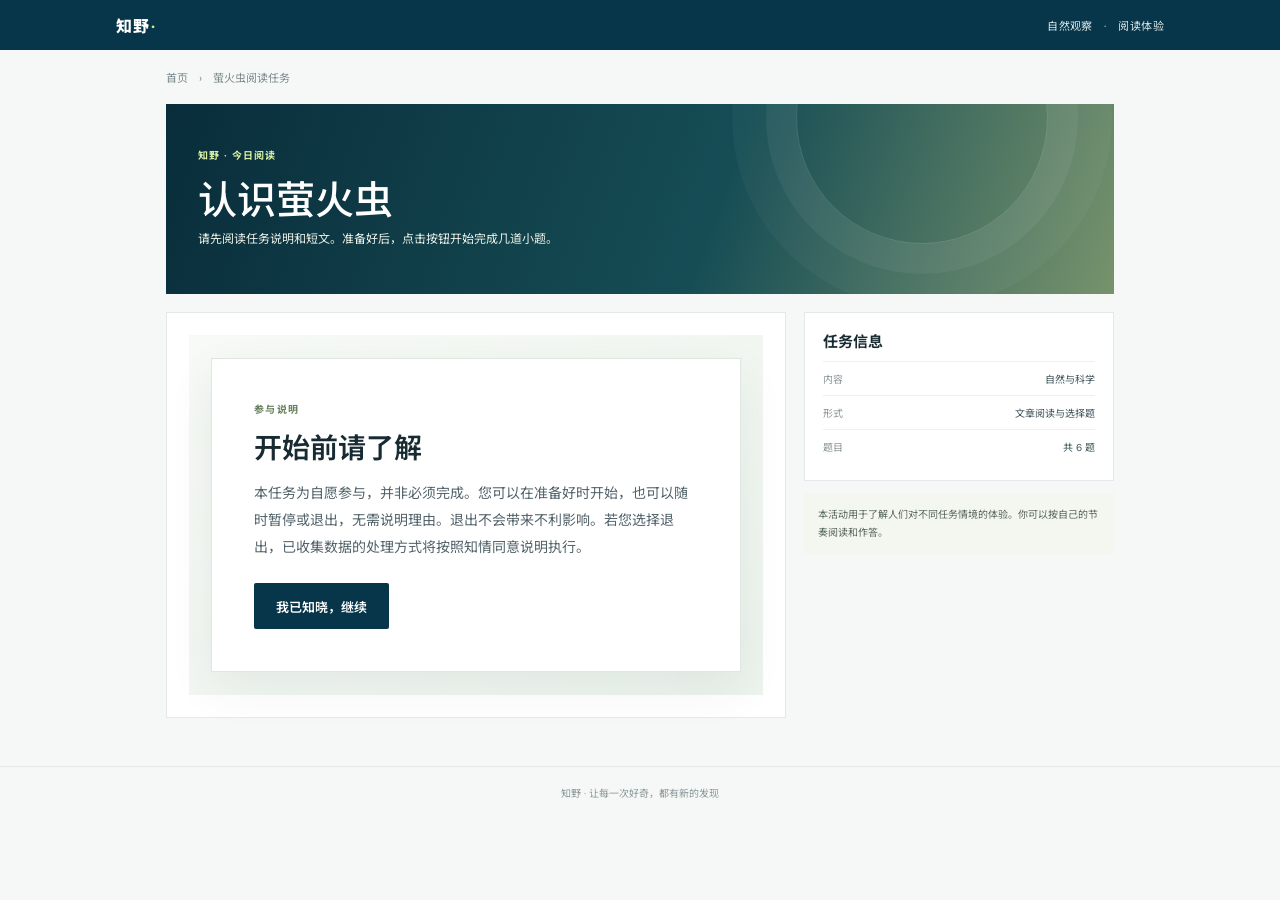
<file: index.html>
<!doctype html><html lang="zh-CN" data-condition="V_HIGH" data-scenario="完成任务后，系统会为你生成一张可保存的萤火虫观察知识卡，整理短文中的要点，供之后了解或观察萤火虫时参考。"><head><meta charset="utf-8"><meta name="viewport" content="width=device-width,initial-scale=1"><meta name="theme-color" content="#07364b"><title>知野｜萤火虫阅读任务</title><link rel="stylesheet" href="styles.css"><script src="demo.js" defer></script></head><body class="theme-value-high" data-condition="V_HIGH" data-scenario="完成任务后，系统会为你生成一张可保存的萤火虫观察知识卡，整理短文中的要点，供之后了解或观察萤火虫时参考。"><header class="top"><nav class="nav"><a class="brand" href="index.html">知野<span>·</span></a><span class="nav-note">自然观察　·　阅读体验</span></nav></header><main class="wrap"><div class="crumb">首页　›　萤火虫阅读任务</div><section class="hero condition-landing" data-aoi="hero"><div class="hero-copy"><div class="eyebrow">知野 · 今日阅读</div><h1>认识萤火虫</h1><p>请先阅读任务说明和短文。准备好后，点击按钮开始完成几道小题。</p></div></section><div class="layout"><section class="panel main-panel"><div class="screen active participation-screen" id="participation" data-aoi="participation-notice"><div class="participation-box" role="dialog" aria-labelledby="participation-title" aria-describedby="participation-copy"><div class="eyebrow">参与说明</div><h2 id="participation-title">开始前请了解</h2><p id="participation-copy">本任务为自愿参与，并非必须完成。您可以在准备好时开始，也可以随时暂停或退出，无需说明理由。退出不会带来不利影响。若您选择退出，已收集数据的处理方式将按照知情同意说明执行。</p><button class="primary" id="acknowledgement-button" type="button">我已知晓，继续</button></div></div><div class="screen condition-card" id="intro" data-aoi="scenario"><div class="panel-head"><h2>萤火虫阅读任务</h2></div><div class="scenario"><span class="scenario-mark" aria-hidden="true">✦</span><div id="scenario-copy"></div></div><div class="controls" data-aoi="start-task"><button class="primary" id="start-button" type="button">开始阅读　→</button><span class="hint">请按自己的节奏进行</span></div></div><div class="screen" id="reading" data-aoi="reading-stage"><div class="panel-head"><h2>请先阅读短文</h2><span class="small-label">阅读材料</span></div><div class="reading" data-aoi="reading-material"><div class="reading-label">科普文章</div><p>在夜间生境中，萤类生物所释放的光信号并非一般性的视觉刺激，而是一类依托生物发光机制实现的种内通讯模态。其发光结构为腹部特化发光器，发光现象的发生位点集中于成虫腹部这一特化结构。该发光过程的能量释放不依赖热辐射，而属于内源生化反应驱动的冷光发射：由体内底物参与的酶促生化反应驱动光子释放，因而其光输出具有低热负荷特征。就机制层面而言，萤类冷光发射的关键在于体内底物与酶促反应体系的耦合，而非通过热辐射途径释放能量；这一特征也使发光信号能够在夜间低照度环境中被用于通讯而不必然伴随显著热耗散。</p><p>不同物种在长期演化过程中，形成了具备种间差异性的闪光时序模式，也就是通讯编码：物种特异性闪光时序节律。闪光的持续时长、间隔周期、脉冲排布共同构成编码信息的信号集，承担种内识别、求偶等核心通讯功能。换言之，萤类闪光并非单一“亮—灭”事件，而是由时间维度上的持续、间隔与脉冲组合形成的节律性信号结构；不同物种的节律差异构成种间可区分的通讯编码基础。对同种个体而言，这类编码有助于在夜间环境中完成识别与求偶等信息交换。</p><p>当个体的感光系统接收到同类的闪光刺激后，可触发对应的发光应答行为，即交互模式：个体间的光信号应答反馈，以此完成双向的信息交互，形成低照度夜间环境下稳定的信号反馈链路。这里的交互模式强调“接收—应答—反馈”的闭环过程：同类闪光刺激进入感光系统后，个体以相应发光行为作出回应，从而使信号在个体间形成时序匹配的反馈关系。该过程不同于单向发光展示，而是双向通讯链条的一部分。</p><p>在野外观测过程中，观测者可系统性记录三项核心变量：其一为发光位点的空间位置，验证光源是否稳定出自腹部特化发光器；其二为闪光节律特征，记录物种特异性闪光时序节律，判别脉冲序列是否呈现稳定重复的周期性；其三为信号的应答事件，追踪周边是否存在其他个体，产生时序匹配的光信号应答反馈。三项变量分别对应发光位点、节律编码与交互应答三个层面，在记录中不宜相互替代或混同。依托上述观测维度，能够对萤类冷光发射的生化基础与通讯行为形成连贯的记录与分析，并据此区分发光机制、节律编码与个体间应答反馈的不同证据层次。</p></div><div class="preview-note"><strong>阅读提示</strong>请阅读短文，接下来根据文中内容完成 6 道选择题。</div><div class="controls"><button class="primary" id="continue-to-questions" type="button">我已阅读，开始选择题　→</button></div></div><div class="screen" id="task" data-aoi="task-question"><div class="task-top"><span id="question-count">第 1 题，共 6 题</span><span>萤火虫小知识</span><button class="review-article" id="review-article" type="button">↶ 返回文章</button></div><div class="progress" aria-hidden="true"><span id="progress-bar"></span></div><h2 class="question" id="question-text"></h2><div class="choices" id="choices"></div><p class="answer-feedback" id="answer-feedback" aria-live="polite"></p><div class="controls"><button class="primary" id="submit-answer" type="button" disabled>提交本题</button></div></div><div class="screen" id="complete" data-aoi="task-completion"><div class="finish-mark" aria-hidden="true">✓</div><div class="eyebrow">阅读任务</div><h2 class="panel-head" style="margin:8px 0"><span>本次任务已完成</span></h2><p class="score" id="final-score"></p><div id="outcome"></div><button class="primary" id="finish-button" type="button">完成</button></div></section><aside class="side"><section class="panel side-card"><h3>任务信息</h3><div class="meta"><span>内容</span><span>自然与科学</span></div><div class="meta"><span>形式</span><span>文章阅读与选择题</span></div><div class="meta"><span>题目</span><span>共 6 题</span></div></section><div class="notice">本活动用于了解人们对不同任务情境的体验。你可以按自己的节奏阅读和作答。</div></aside></div></main><footer class="footer">知野 · 让每一次好奇，都有新的发现</footer></body></html>
</file>
<file: styles.css>
@import url('https://fonts.googleapis.com/css2?family=DM+Sans:wght@400;500;600;700&family=Noto+Sans+SC:wght@400;500;600;700;800&display=swap');
:root{--ink:#182a32;--muted:#718087;--blue:#07364b;--line:#e3e9e8;--paper:#fff;--wash:#f5f8f6;--accent:#d1ef87;--green:#54724e;--serif:Georgia,'Noto Sans SC',sans-serif}
*{box-sizing:border-box}body{margin:0;background:var(--wash);color:var(--ink);font-family:'DM Sans','Noto Sans SC',sans-serif}button,a{font:inherit}.top{background:var(--blue);color:white}.nav{height:50px;max-width:1100px;margin:auto;padding:0 26px;display:flex;align-items:center;justify-content:space-between}.brand{color:#fff;text-decoration:none;font-size:16px;font-weight:800;letter-spacing:.08em}.brand span{color:var(--accent)}.nav-note{font-size:11px;color:#dce7e5;letter-spacing:.04em}.wrap{max-width:1000px;margin:auto;padding:0 26px}.crumb{padding:19px 0;color:#7b898c;font-size:11px}.hero{position:relative;overflow:hidden;min-height:190px;padding:29px 32px;display:flex;align-items:center;color:#fff;background:linear-gradient(110deg,#092d3a,#164d55 58%,#77936c)}.hero:after{content:"";position:absolute;width:250px;height:250px;border:1px solid #ffffff25;border-radius:50%;right:7%;top:-112px;box-shadow:0 0 0 30px #ffffff0d,0 0 0 64px #ffffff08}.hero-copy{position:relative;z-index:1;max-width:600px}.eyebrow{font-size:10px;font-weight:700;letter-spacing:.13em;text-transform:uppercase;color:#d9f0a4}.hero h1{font-family:var(--serif);font-size:clamp(27px,4vw,39px);font-weight:500;line-height:1.2;margin:12px 0 8px}.hero p{font-size:12px;line-height:1.8;color:#edf2e9;margin:0;max-width:560px}.layout{display:grid;grid-template-columns:minmax(0,1.4fr) minmax(230px,.7fr);gap:18px;padding:18px 0 48px;align-items:start}.panel{background:var(--paper);border:1px solid var(--line)}.main-panel{padding:22px}.panel-head{display:flex;justify-content:space-between;align-items:center;gap:12px;margin-bottom:16px}.panel-head h2{font-family:var(--serif);font-size:19px;font-weight:600;margin:0}.small-label{font-size:10px;color:#7d898b;white-space:nowrap}.scenario{display:flex;gap:14px;align-items:flex-start;padding:15px 16px;border-left:3px solid #789568;background:#f3f7ed;color:#405259;font-size:13px;line-height:1.8;margin-bottom:16px;min-height:86px}.scenario-mark{width:28px;height:28px;flex:none;border-radius:50%;display:grid;place-items:center;background:#e4edd9;color:#56734d;font-size:13px}.reading{padding:18px;border:1px solid var(--line);background:white;min-height:205px}.reading-label{font-size:9px;color:#708078;font-weight:700;letter-spacing:.12em;margin-bottom:8px}.reading h3{font-family:var(--serif);font-size:17px;line-height:1.45;margin:0 0 9px}.reading p{font-family:var(--serif);font-size:12px;line-height:1.9;color:#52646a;margin:0}.reading p+p{margin-top:8px}.preview-note{margin-top:14px;padding:12px 14px;border:1px solid #e8ede6;background:#fafbf8;color:#66746b;font-size:11px;line-height:1.7;min-height:56px}.preview-note strong{display:block;color:#486146;font-size:10px;margin-bottom:2px}.controls{display:flex;align-items:center;gap:12px;flex-wrap:wrap;margin-top:18px}.primary{border:0;border-radius:2px;background:var(--blue);color:white;padding:12px 18px;font-size:12px;font-weight:600;cursor:pointer;transition:transform .18s,background .18s}.primary:hover{transform:translateY(-1px);background:#145066}.primary:focus-visible,.choice:focus-visible,.menu-link:focus-visible{outline:3px solid #9cba60;outline-offset:3px}.hint{font-size:10px;color:#8a9698}.side{display:grid;gap:12px}.side-card{padding:17px 18px}.side-card h3{font-family:var(--serif);font-size:15px;margin:0 0 10px}.meta{display:flex;justify-content:space-between;gap:12px;border-top:1px solid #edf0ee;padding:9px 0;font-size:10px}.meta span:first-child{color:#879295}.meta span:last-child{text-align:right;color:#3e5358}.notice{padding:13px 14px;background:#f4f7ef;color:#58675b;font-size:10px;line-height:1.75}.screen{display:none}.screen.active{display:block}.task-top{display:flex;justify-content:space-between;align-items:center;color:#788589;font-size:10px;margin:1px 0 10px}.progress{height:4px;background:#e8ede8;margin-bottom:17px}.progress span{display:block;height:100%;width:0;background:#83a566;transition:width .2s}.question{font-family:var(--serif);font-weight:600;font-size:19px;line-height:1.5;margin:0 0 16px}.choices{display:flex;gap:10px}.choice{flex:1;text-align:left;border:1px solid var(--line);background:#fff;color:#405259;padding:12px 13px;font-size:12px;cursor:pointer}.choice:hover,.choice.selected{border-color:#789568;background:#f5f8f0}.answer-feedback{min-height:22px;margin-top:12px;font-size:11px;color:#54724e}.answer-feedback.neutral{color:#7a878a}.finish-mark{width:39px;height:39px;border-radius:50%;background:#edf3e3;color:#53754b;display:grid;place-items:center;font-size:20px;margin-bottom:12px}.score{font-size:12px;color:#69787d;line-height:1.7}.knowledge{margin:14px 0;padding:16px;background:#f4f7ef;border:1px solid #e2ead9}.knowledge h3{font-family:var(--serif);font-size:15px;margin:0 0 7px}.knowledge p{font-size:11px;line-height:1.8;color:#56685a;margin:0 0 10px}.save-card{font-size:10px;color:#456342;text-underline-offset:3px}.footer{border-top:1px solid var(--line);padding:18px 26px;text-align:center;color:#8a9698;font-size:10px}.theme-unpleasant-high .hero{background:linear-gradient(110deg,#42484a,#62696a 58%,#87908b)}.theme-unpleasant-high .scenario{background:#f0f1ef;border-left-color:#777f7a}.theme-unpleasant-high .scenario-mark{background:#e1e3e0;color:#555e59}.theme-unpleasant-low .hero{background:linear-gradient(110deg,#144b4b,#39816c 58%,#a7bb74)}.theme-unpleasant-low .scenario{background:#f0f7e9;border-left-color:#89a75d}.theme-value-high .preview-note{background:#f1f7e9;border-color:#dbe8cf}.theme-delay-low .small-label{color:#4d7447;font-weight:600}.theme-delay-high .small-label{color:#778285}
@media(max-width:730px){.nav{height:47px;padding:0 16px}.wrap{padding:0 16px}.crumb{padding:15px 0}.hero{min-height:175px;padding:22px 20px}.layout{grid-template-columns:1fr;gap:12px;padding-top:13px}.main-panel{padding:17px}.side{grid-template-columns:1fr 1fr}.notice{grid-column:1/-1}}
@media(max-width:480px){.side{grid-template-columns:1fr}.notice{grid-column:auto}.panel-head h2{font-size:17px}.reading{padding:15px}.scenario{padding:13px;font-size:12px}.hero h1{font-size:28px}}
@media(prefers-reduced-motion:reduce){*,*:before,*:after{scroll-behavior:auto!important;transition:none!important}}

/* Expanded take-away card for the high-value condition */
.knowledge{padding:20px;background:linear-gradient(145deg,#f7faef,#edf4e5);border-color:#d8e5cc}.knowledge-kicker{font-size:9px;letter-spacing:.11em;font-weight:700;color:#718750;margin-bottom:8px}.knowledge h3{font-size:20px;color:#293e35;margin-bottom:6px}.knowledge .knowledge-intro{font-size:12px;color:#627365;margin-bottom:15px}.fact-grid{display:grid;grid-template-columns:1fr 1fr;gap:9px}.fact{padding:12px;background:#ffffffc9;border:1px solid #e1e9d9}.fact span{display:block;font-size:9px;letter-spacing:.05em;color:#82916c;margin-bottom:6px}.fact strong{display:block;font-family:var(--serif);font-size:13px;color:#3c553f;margin-bottom:4px}.knowledge .fact p{font-size:10px;line-height:1.7;margin:0;color:#617064}.knowledge-note{margin:11px 0 14px;padding:11px 12px;border-left:3px solid #91a66b;background:#e9f0df;font-size:10px;line-height:1.7;color:#57684f}.knowledge-note strong{display:block;color:#405a3b;margin-bottom:3px}.save-card{display:inline-block;padding:8px 11px;background:#375b45;color:#fff;text-decoration:none}.save-card:hover{background:#284735}@media(max-width:480px){.fact-grid{grid-template-columns:1fr}}

/* D_HIGH reading and duration emphasis */
.reading-prompt{margin:0 0 12px;padding:13px 15px;background:#edf4e5;border-left:4px solid #789568;color:#344c3b;font-size:16px;font-weight:700;line-height:1.6}.duration-note{display:inline-flex;align-items:center;padding:8px 12px;background:#edf4e5;border:1px solid #cfddc0;color:#38573d;font-size:13px;font-weight:700}

.theme-delay-low .reading-cue{font-size:15px;line-height:1.8;padding:16px 18px;margin:0 0 14px}.theme-delay-low .reading-cue strong{font-size:14px}

.theme-delay-low .answer-feedback.correct-feedback{position:relative;display:inline-block;min-height:0;margin:16px 0 18px;padding:8px 18px;border-radius:12px;background:#eef7e7;color:#315c36;font-size:21px;font-weight:800;line-height:1.4;animation:correct-pop .42s cubic-bezier(.2,1.6,.4,1) both}.theme-delay-low .answer-feedback.correct-feedback:before,.theme-delay-low .answer-feedback.correct-feedback:after{position:absolute;top:50%;font-size:24px;line-height:1;animation:confetti-burst .75s ease-out both}.theme-delay-low .answer-feedback.correct-feedback:before{content:"✦";left:-20px;color:#e5a829}.theme-delay-low .answer-feedback.correct-feedback:after{content:"✦";right:-20px;color:#64a5bd;animation-delay:.08s}@keyframes correct-pop{0%{opacity:.45;transform:scale(.72)}70%{transform:scale(1.08)}100%{opacity:1;transform:scale(1)}}@keyframes confetti-burst{0%{opacity:0;transform:translateY(10px) rotate(-35deg) scale(.3)}40%{opacity:1}100%{opacity:0;transform:translateY(-18px) rotate(45deg) scale(1.2)}}@media(prefers-reduced-motion:reduce){.theme-delay-low .answer-feedback.correct-feedback,.theme-delay-low .answer-feedback.correct-feedback:before,.theme-delay-low .answer-feedback.correct-feedback:after{animation:none}}

/* Condition specific visual emphasis */
.theme-value-high .scenario{padding:19px 20px;border-left-width:5px;background:linear-gradient(110deg,#f2f7e7,#e9f2d9);box-shadow:0 5px 16px #54734818;font-size:15px;line-height:1.9}.theme-value-high #scenario-copy{font-weight:700;color:#39533b}.knowledge{position:relative;overflow:hidden;border:1px solid #c7d9ad;box-shadow:0 10px 24px #3c5a3024, inset 0 1px #fff;animation:card-arrive .55s ease-out both}.knowledge:before{content:"✦";position:absolute;right:16px;top:12px;color:#d5ab51;font-size:24px;text-shadow:0 0 14px #e6c97688;animation:firefly-glow 2s ease-in-out infinite}.knowledge-kicker{padding-right:38px}.knowledge h3{font-size:22px;text-shadow:0 1px #fff}.theme-unpleasant-low .ulow-title{display:inline-block;padding:8px 13px;border-radius:9px;background:linear-gradient(100deg,#e8f4d8,#f5f8e9);color:#28624d;font-size:21px;box-shadow:0 4px 0 #c9ddb7,0 7px 15px #3d79521c;transform:rotate(-1deg)}.theme-unpleasant-low .scenario{font-size:15px;line-height:1.95;background:linear-gradient(110deg,#eff8e5,#f8faef);border-left-width:5px;box-shadow:0 4px 14px #4b7b3c16}.scenario-highlight{display:inline-block;padding:1px 5px;border-radius:5px;background:#dcecc5;color:#245c40;font-weight:800;box-shadow:0 1px 0 #bfd7a5}@keyframes card-arrive{from{opacity:.7;transform:translateY(8px) scale(.985)}to{opacity:1;transform:translateY(0) scale(1)}}@keyframes firefly-glow{0%,100%{opacity:.55;transform:scale(.9)}50%{opacity:1;transform:scale(1.12)}}@media(prefers-reduced-motion:reduce){.knowledge,.knowledge:before{animation:none}}

.review-article{border:1px solid #d7e1d8;background:#fff;color:#536b5b;padding:7px 10px;font-size:10px;white-space:nowrap;cursor:pointer}.review-article:hover{background:#f0f6e9;border-color:#a8bd91}.review-article:focus-visible{outline:3px solid #9cba60;outline-offset:2px}@media(max-width:480px){.task-top{flex-wrap:wrap;gap:7px}.review-article{margin-left:auto}}

/* U_LOW click feedback and D_HIGH progress bar setting */
.theme-unpleasant-low button{transition:transform .16s cubic-bezier(.2,1.5,.4,1),box-shadow .16s,background-color .16s}.theme-unpleasant-low button:active{transform:scale(.95) translateY(2px);box-shadow:0 2px 0 #8fb27a}.theme-delay-high .progress{display:none}

.theme-unpleasant-low button:active{transform:scale(.82) translateY(4px) rotate(-1deg);box-shadow:0 1px 0 #759e60,0 0 0 5px #b7d89955;filter:brightness(.94)}.theme-unpleasant-low button:active.primary{background:#28634d}

/* Visible pointer marker for participant interaction demos */
body.study-cursor-enabled,body.study-cursor-enabled button,body.study-cursor-enabled a{cursor:none!important}.study-cursor{position:fixed;left:0;top:0;z-index:9999;width:20px;height:20px;border:1px solid #183d4caa;border-radius:50%;background:rgba(255,255,255,.72);box-shadow:0 2px 9px #102d3c55,0 0 0 2px #ffffff55;pointer-events:none;opacity:0;transform:translate(-50%,-50%) scale(.85);transition:opacity .12s ease,transform .14s ease,background .14s ease}.study-cursor.visible{opacity:1;transform:translate(-50%,-50%) scale(1)}.study-cursor.pressed{background:rgba(255,255,255,.92);transform:translate(-50%,-50%) scale(1.35);box-shadow:0 0 0 5px #d5efb477,0 2px 9px #102d3c55}@media(prefers-reduced-motion:reduce){.study-cursor{transition:none}}

.theme-value-high .answer-feedback.value-reminder{display:flex;align-items:center;gap:13px;min-height:0;margin:16px 0;padding:14px 16px;border:1px solid #d1dfa9;border-radius:12px;background:linear-gradient(115deg,#f7f9df,#edf7e4 58%,#e4f1d4);box-shadow:0 7px 18px #62784720;color:#354e37;animation:value-card-in .38s cubic-bezier(.2,1.25,.4,1) both}.value-reminder-icon{display:grid;place-items:center;flex:0 0 38px;height:38px;border-radius:50%;background:#d8ebbb;color:#637e38;font-size:24px;box-shadow:0 0 0 5px #e8f2d7;animation:value-glow 1.8s ease-in-out infinite}.value-reminder-copy{display:grid;gap:3px;text-align:left}.value-reminder-copy strong{font-size:11px;color:#66734e}.value-reminder-copy b{font-size:15px;line-height:1.45;color:#315a3b}.value-reminder-copy small{font-size:10px;line-height:1.5;color:#657568}@keyframes value-card-in{from{opacity:0;transform:translateY(8px) scale(.97)}to{opacity:1;transform:translateY(0) scale(1)}}@keyframes value-glow{0%,100%{transform:scale(.96);box-shadow:0 0 0 5px #e8f2d7}50%{transform:scale(1.06);box-shadow:0 0 0 8px #e8f2d7}}@media(prefers-reduced-motion:reduce){.value-reminder-icon{animation:none}.theme-value-high .answer-feedback.value-reminder{animation:none}}@media(max-width:480px){.theme-value-high .answer-feedback.value-reminder{padding:12px}.value-reminder-copy b{font-size:13px}}

.value-reminder-head{display:flex;align-items:center;gap:12px}.value-reminder-copy{flex:1}.value-count{flex:none;display:grid;place-items:center;width:38px;height:38px;border-radius:50%;background:#fff9;border:1px solid #d1dfa9;color:#48643c;font-size:12px;font-weight:800}.value-meter{height:5px;margin:10px 0 9px;overflow:hidden;border-radius:9px;background:#dce8d0}.value-meter i{display:block;height:100%;border-radius:inherit;background:linear-gradient(90deg,#8cab55,#d2b657);transition:width .35s ease}.value-lessons{display:grid;gap:6px;list-style:none;margin:0;padding:0}.value-lesson{display:flex;align-items:flex-start;gap:9px;padding:7px 9px;border:1px solid #e1e9d7;border-radius:7px;background:#ffffffbc;animation:lesson-reveal .35s ease both}.value-lesson>span{flex:none;color:#83955f;font-size:9px;font-weight:800;letter-spacing:.04em;padding-top:2px}.value-lesson>div{display:grid;gap:2px}.value-lesson strong{font-size:11px;color:#3d5d3b}.value-lesson small{font-size:10px;line-height:1.45;color:#647566}.value-reminder-foot{display:block;margin-top:9px;color:#657568;font-size:10px}@keyframes lesson-reveal{from{opacity:0;transform:translateY(6px);background:#e3f0d2}to{opacity:1;transform:translateY(0);background:#ffffffbc}}@media(prefers-reduced-motion:reduce){.value-meter i,.value-lesson{animation:none;transition:none}}

/* Match pre-start task cards across conditions; condition differences stay in card copy. */
body.theme-unpleasant-high .condition-landing,body.theme-unpleasant-low .condition-landing{background:linear-gradient(110deg,#092d3a,#164d55 58%,#77936c)}body .condition-card .scenario{padding:15px 16px;border-left:3px solid #789568;background:#f3f7ed;color:#405259;font-size:13px;line-height:1.8;box-shadow:none;margin-bottom:16px;min-height:86px}body .condition-card .scenario-mark{background:#e4edd9;color:#56734d}body .condition-card .panel-head h2{font-size:19px;transform:none;box-shadow:none;background:none;padding:0;color:var(--ink)}

/* Shared voluntary-participation notice shown before condition task cards. */
.participation-screen{min-height:360px;display:none;align-items:center;justify-content:center;padding:22px;background:linear-gradient(145deg,#f7faf6,#edf3ed)}.participation-screen.active{display:flex}.participation-box{width:min(100%,610px);padding:clamp(24px,5vw,42px);background:#fff;border:1px solid #dfe8df;box-shadow:0 16px 44px #173b3012}.participation-box .eyebrow{color:#67815c}.participation-box h2{margin:10px 0 14px;font-family:var(--serif);font-size:clamp(22px,3vw,28px);font-weight:600;color:var(--ink)}.participation-box p{margin:0 0 22px;color:#52636a;font-size:14px;line-height:1.95}.participation-box .primary{min-height:46px;padding:13px 22px;font-size:13px}

/* Consistent emphasis for the manipulated wording on all six start cards. */
.manipulation-highlight{font-weight:800;color:#263f35;background:linear-gradient(transparent 57%,#dcebbd 57%);padding:0 2px;box-decoration-break:clone;-webkit-box-decoration-break:clone}

.theme-delay-low .answer-feedback.milestone-encouragement{display:block;min-height:0;margin:13px 0;padding:11px 14px;border-left:3px solid #8ba96d;border-radius:0 8px 8px 0;background:#f1f7e9;color:#486143;font-size:12px;font-weight:700;line-height:1.7;animation:milestone-in .35s ease-out both}@keyframes milestone-in{from{opacity:0;transform:translateY(5px)}to{opacity:1;transform:translateY(0)}}@media(prefers-reduced-motion:reduce){.theme-delay-low .answer-feedback.milestone-encouragement{animation:none}}

.theme-delay-low .reading-prompt{margin:0 0 12px;padding:13px 15px;background:#edf4e5;border-left:4px solid #789568;color:#344c3b;font-size:16px;font-weight:700;line-height:1.6}
</file>
